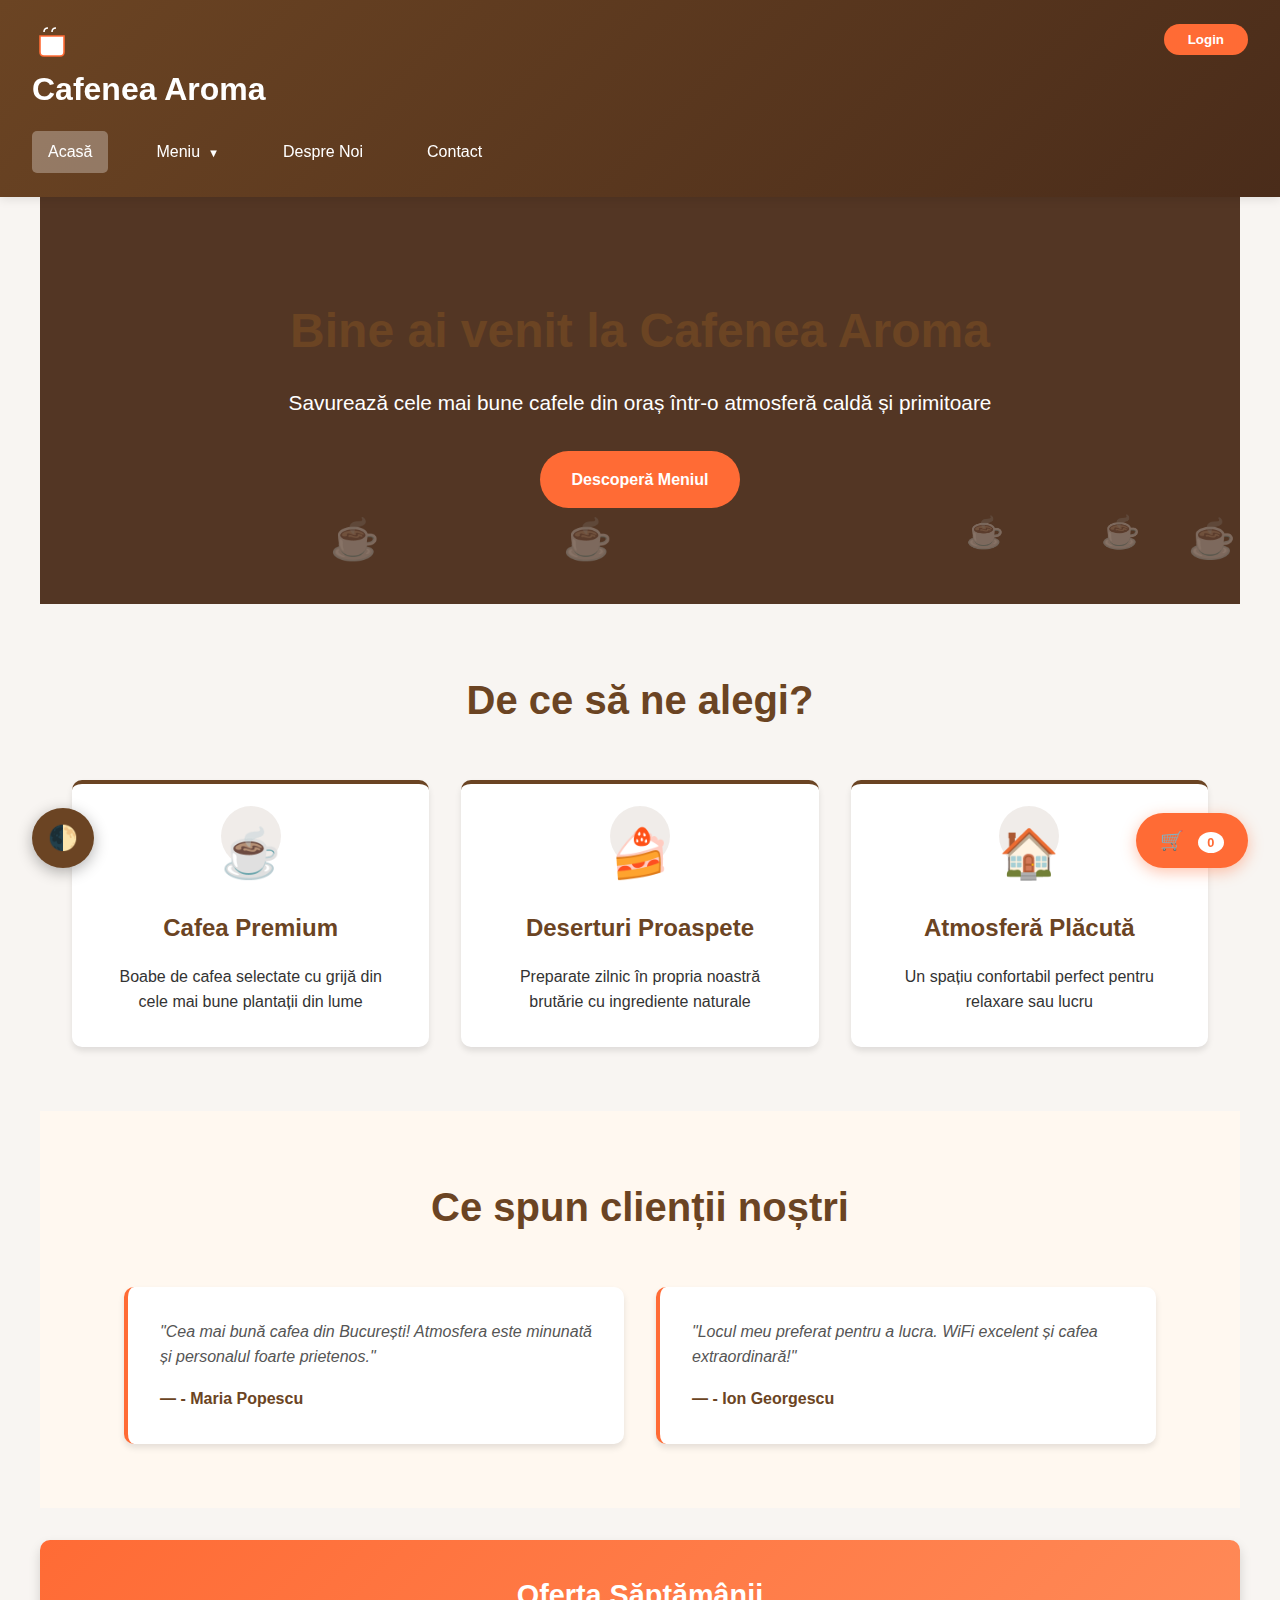
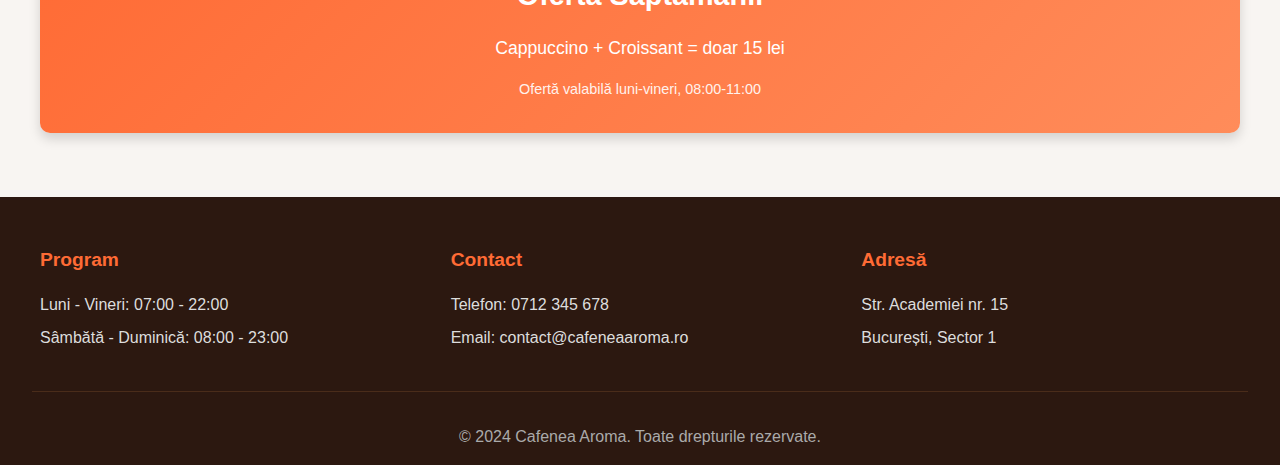
<file: index.html>
<!DOCTYPE html>
<html lang="ro">
<head>
    <meta charset="UTF-8">
    <meta name="viewport" content="width=device-width, initial-scale=1.0">
    <title>Cafenea Aroma - Acasă</title>
    <link rel="stylesheet" href="styles.css">
    <link rel="stylesheet" href="styles-extra.css">
</head>
<body>
    <header>
        <div class="logo">
            <h1>Cafenea Aroma</h1>
        </div>
        <nav>
            <ul class="menu">
                <li><a href="index.html" class="active">Acasă</a></li>
                <li class="dropdown">
                    <input type="checkbox" id="menu-toggle">
                    <label for="menu-toggle" class="dropdown-label">Meniu</label>
                    <ul class="dropdown-content">
                        <li><a href="meniu.html#cafea">Cafea</a></li>
                        <li><a href="meniu.html#deserturi">Deserturi</a></li>
                        <li><a href="meniu.html#bauturi">Băuturi Reci</a></li>
                    </ul>
                </li>
                <li><a href="despre.html">Despre Noi</a></li>
                <li><a href="contact.html">Contact</a></li>
            </ul>
        </nav>
    </header>

    <main>
        <section class="hero">
            <div class="hero-content">
                <h2>Bine ai venit la Cafenea Aroma</h2>
                <p>Savurează cele mai bune cafele din oraș într-o atmosferă caldă și primitoare</p>
                <a href="meniu.html" class="cta-button">Descoperă Meniul</a>
            </div>
        </section>

        <section class="features">
            <h2>De ce să ne alegi?</h2>
            <div class="features-grid">
                <article class="feature-card">
                    <div class="feature-icon">☕</div>
                    <h3>Cafea Premium</h3>
                    <p>Boabe de cafea selectate cu grijă din cele mai bune plantații din lume</p>
                </article>
                <article class="feature-card">
                    <div class="feature-icon">🍰</div>
                    <h3>Deserturi Proaspete</h3>
                    <p>Preparate zilnic în propria noastră brutărie cu ingrediente naturale</p>
                </article>
                <article class="feature-card">
                    <div class="feature-icon">🏠</div>
                    <h3>Atmosferă Plăcută</h3>
                    <p>Un spațiu confortabil perfect pentru relaxare sau lucru</p>
                </article>
            </div>
        </section>

        <section class="testimonials">
            <h2>Ce spun clienții noștri</h2>
            <div class="testimonials-container">
                <article class="testimonial">
                    <p class="testimonial-text">"Cea mai bună cafea din București! Atmosfera este minunată și personalul foarte prietenos."</p>
                    <p class="testimonial-author">- Maria Popescu</p>
                </article>
                <article class="testimonial">
                    <p class="testimonial-text">"Locul meu preferat pentru a lucra. WiFi excelent și cafea extraordinară!"</p>
                    <p class="testimonial-author">- Ion Georgescu</p>
                </article>
            </div>
        </section>

        <aside class="promo">
            <h3>Oferta Săptămânii</h3>
            <p>Cappuccino + Croissant = doar 15 lei</p>
            <p class="promo-details">Ofertă valabilă luni-vineri, 08:00-11:00</p>
        </aside>
    </main>

    <footer>
        <div class="footer-content">
            <div class="footer-section">
                <h4>Program</h4>
                <p>Luni - Vineri: 07:00 - 22:00</p>
                <p>Sâmbătă - Duminică: 08:00 - 23:00</p>
            </div>
            <div class="footer-section">
                <h4>Contact</h4>
                <p>Telefon: 0712 345 678</p>
                <p>Email: contact@cafeneaaroma.ro</p>
            </div>
            <div class="footer-section">
                <h4>Adresă</h4>
                <p>Str. Academiei nr. 15</p>
                <p>București, Sector 1</p>
            </div>
        </div>
        <div class="footer-bottom">
            <p>&copy; 2024 Cafenea Aroma. Toate drepturile rezervate.</p>
        </div>
    </footer>
    <script src="script.js"></script>
</body>
</html>
</file>
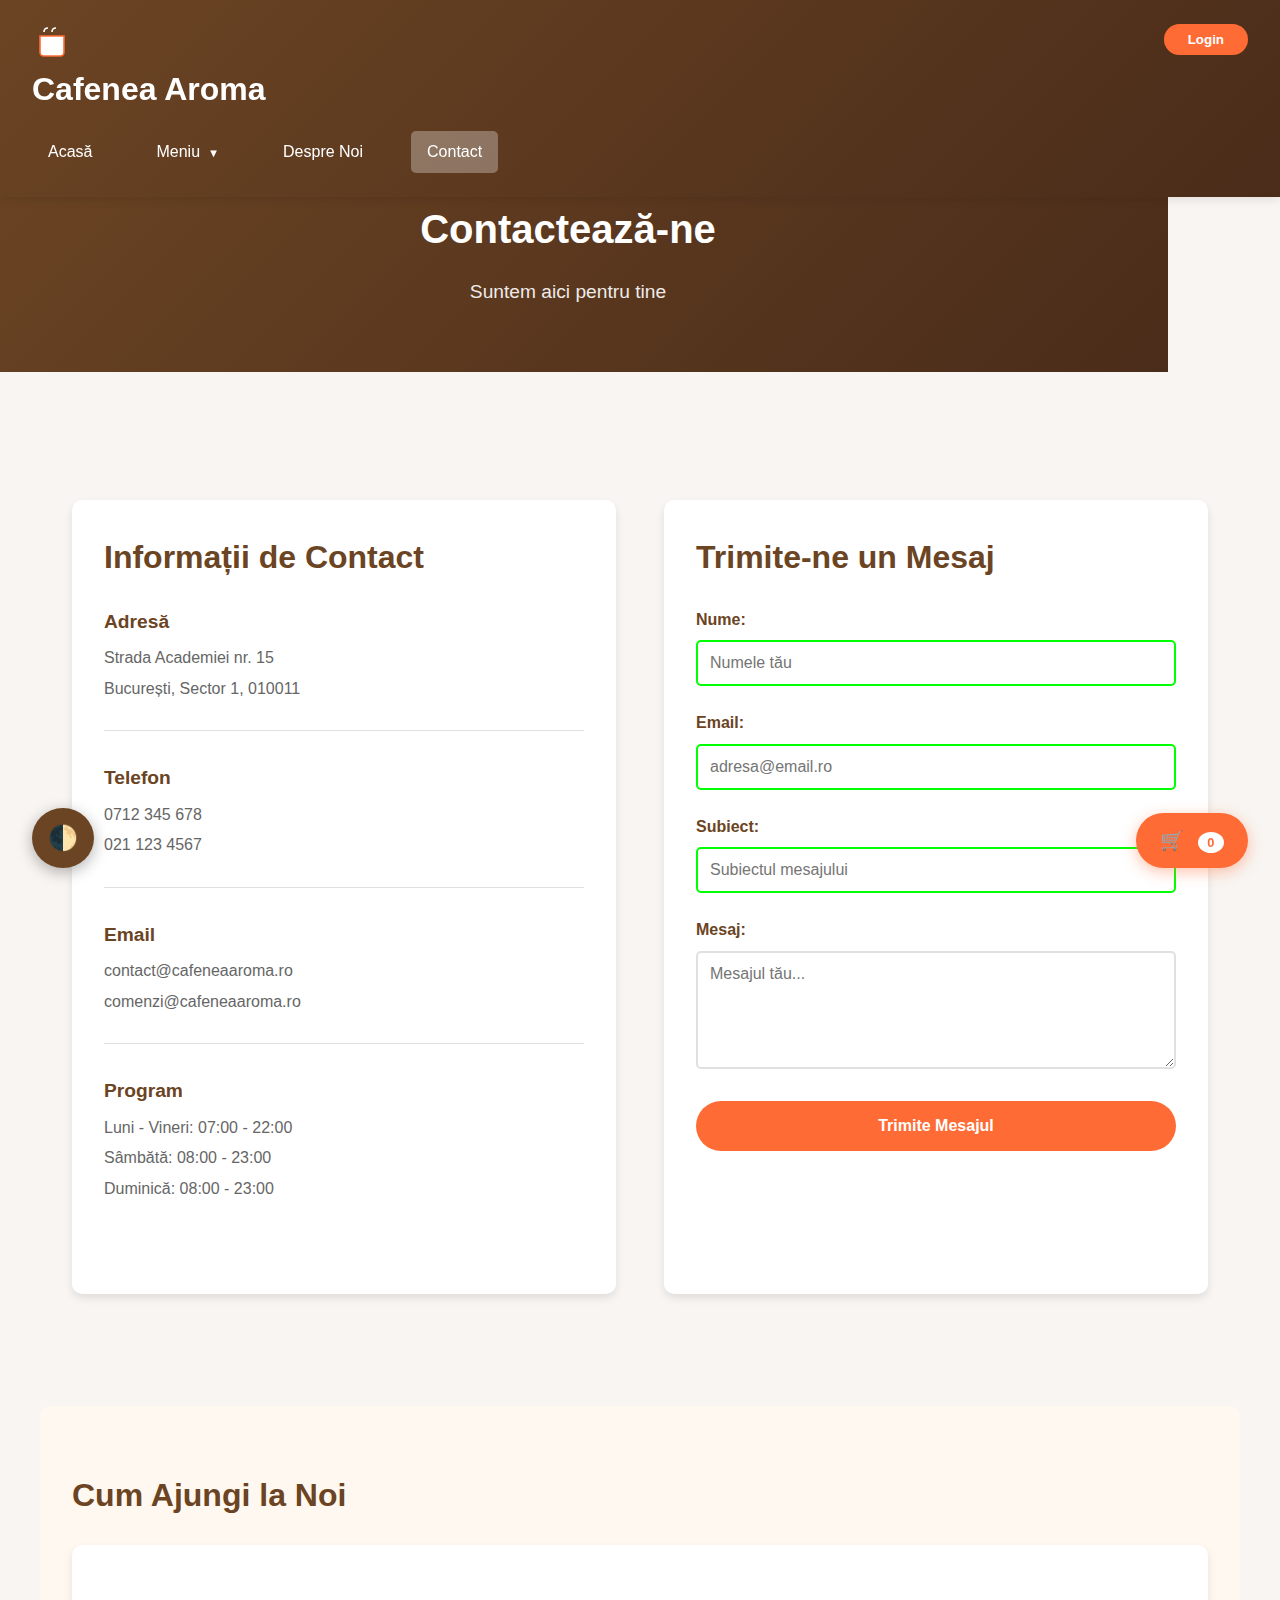
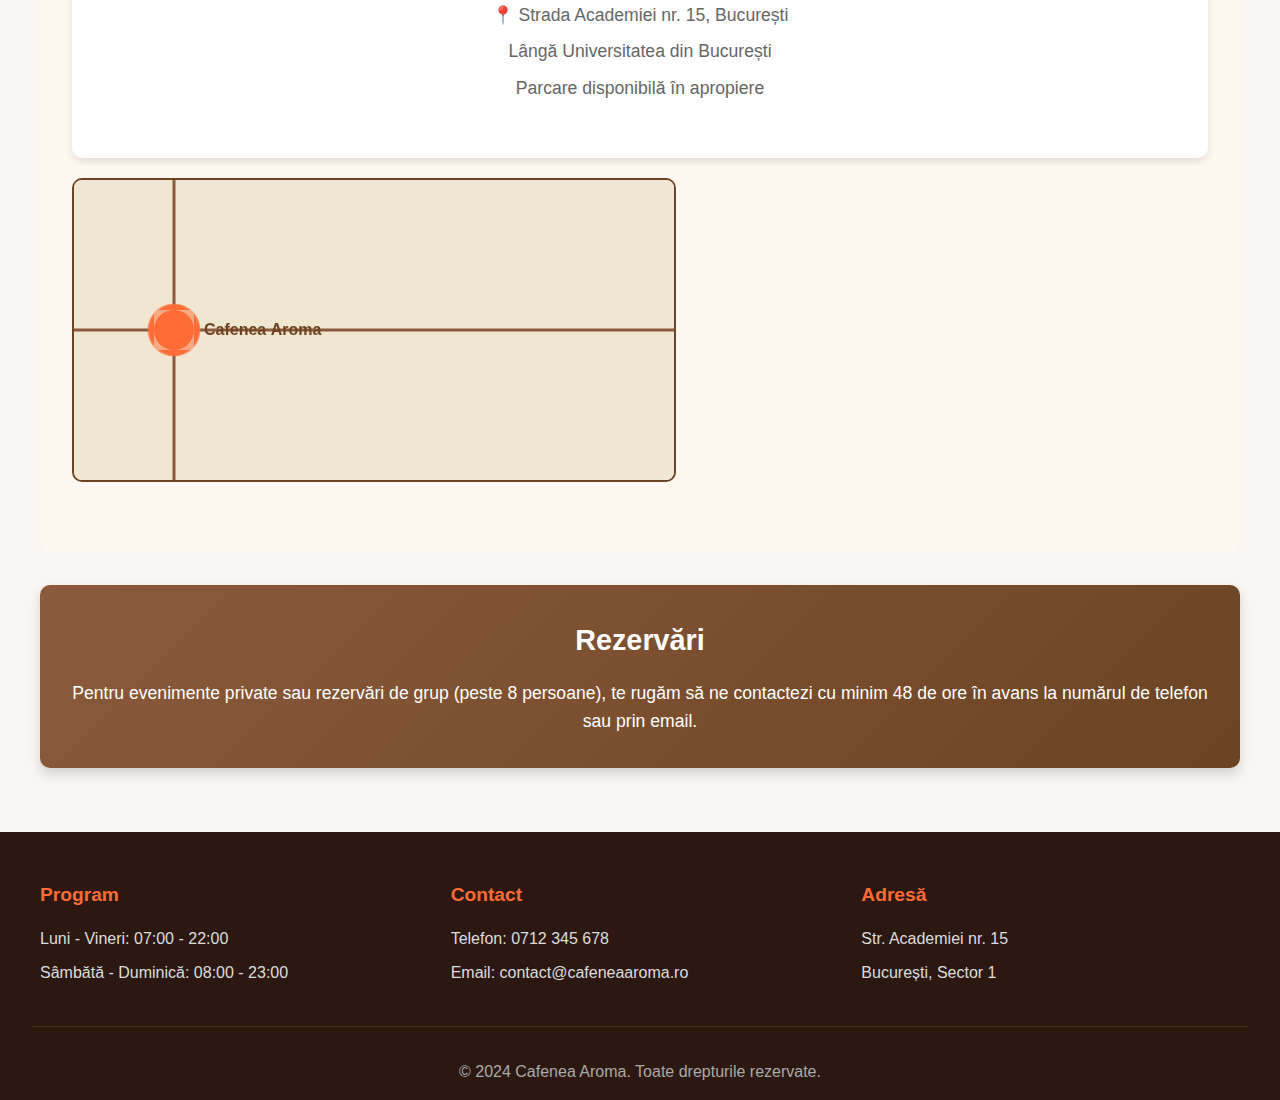
<file: contact.html>
<!DOCTYPE html>
<html lang="ro">
<head>
    <meta charset="UTF-8">
    <meta name="viewport" content="width=device-width, initial-scale=1.0">
    <title>Contact - Cafenea Aroma</title>
    <link rel="stylesheet" href="styles.css">
    <link rel="stylesheet" href="styles-extra.css">
</head>
<body>
    <header>
        <div class="logo">
            <h1>Cafenea Aroma</h1>
        </div>
        <nav>
            <ul class="menu">
                <li><a href="index.html">Acasă</a></li>
                <li class="dropdown">
                    <input type="checkbox" id="menu-toggle">
                    <label for="menu-toggle" class="dropdown-label">Meniu</label>
                    <ul class="dropdown-content">
                        <li><a href="meniu.html#cafea">Cafea</a></li>
                        <li><a href="meniu.html#deserturi">Deserturi</a></li>
                        <li><a href="meniu.html#bauturi">Băuturi Reci</a></li>
                    </ul>
                </li>
                <li><a href="despre.html">Despre Noi</a></li>
                <li><a href="contact.html" class="active">Contact</a></li>
            </ul>
        </nav>
    </header>

    <main class="contact-page">
        <section class="page-header">
            <h2>Contactează-ne</h2>
            <p>Suntem aici pentru tine</p>
        </section>

        <section class="contact-content">
            <div class="contact-columns">
                <article class="contact-info">
                    <h3>Informații de Contact</h3>
                    
                    <div class="info-item">
                        <h4>Adresă</h4>
                        <p>Strada Academiei nr. 15</p>
                        <p>București, Sector 1, 010011</p>
                    </div>
                    
                    <div class="info-item">
                        <h4>Telefon</h4>
                        <p>0712 345 678</p>
                        <p>021 123 4567</p>
                    </div>
                    
                    <div class="info-item">
                        <h4>Email</h4>
                        <p>contact@cafeneaaroma.ro</p>
                        <p>comenzi@cafeneaaroma.ro</p>
                    </div>
                    
                    <div class="info-item">
                        <h4>Program</h4>
                        <p>Luni - Vineri: 07:00 - 22:00</p>
                        <p>Sâmbătă: 08:00 - 23:00</p>
                        <p>Duminică: 08:00 - 23:00</p>
                    </div>
                </article>

                <article class="contact-form-container">
                    <h3>Trimite-ne un Mesaj</h3>
                    <div class="form-wrapper">
                        <div class="form-group">
                            <label for="nume">Nume:</label>
                            <input type="text" id="nume" name="nume" placeholder="Numele tău">
                        </div>
                        
                        <div class="form-group">
                            <label for="email">Email:</label>
                            <input type="email" id="email" name="email" placeholder="adresa@email.ro">
                        </div>
                        
                        <div class="form-group">
                            <label for="subiect">Subiect:</label>
                            <input type="text" id="subiect" name="subiect" placeholder="Subiectul mesajului">
                        </div>
                        
                        <div class="form-group">
                            <label for="mesaj">Mesaj:</label>
                            <textarea id="mesaj" name="mesaj" rows="5" placeholder="Mesajul tău..."></textarea>
                        </div>
                        
                        <button type="button" class="submit-button">Trimite Mesajul</button>
                    </div>
                </article>
            </div>
        </section>

        <section class="map-section">
            <h3>Cum Ajungi la Noi</h3>
            <div class="map-placeholder">
                <p>📍 Strada Academiei nr. 15, București</p>
                <p>Lângă Universitatea din București</p>
                <p>Parcare disponibilă în apropiere</p>
            </div>
        </section>

        <aside class="contact-note">
            <h4>Rezervări</h4>
            <p>Pentru evenimente private sau rezervări de grup (peste 8 persoane), te rugăm să ne contactezi cu minim 48 de ore în avans la numărul de telefon sau prin email.</p>
        </aside>
    </main>

    <footer>
        <div class="footer-content">
            <div class="footer-section">
                <h4>Program</h4>
                <p>Luni - Vineri: 07:00 - 22:00</p>
                <p>Sâmbătă - Duminică: 08:00 - 23:00</p>
            </div>
            <div class="footer-section">
                <h4>Contact</h4>
                <p>Telefon: 0712 345 678</p>
                <p>Email: contact@cafeneaaroma.ro</p>
            </div>
            <div class="footer-section">
                <h4>Adresă</h4>
                <p>Str. Academiei nr. 15</p>
                <p>București, Sector 1</p>
            </div>
        </div>
        <div class="footer-bottom">
            <p>&copy; 2024 Cafenea Aroma. Toate drepturile rezervate.</p>
        </div>
    </footer>
    <script src="script.js"></script>
</body>
</html>
</file>
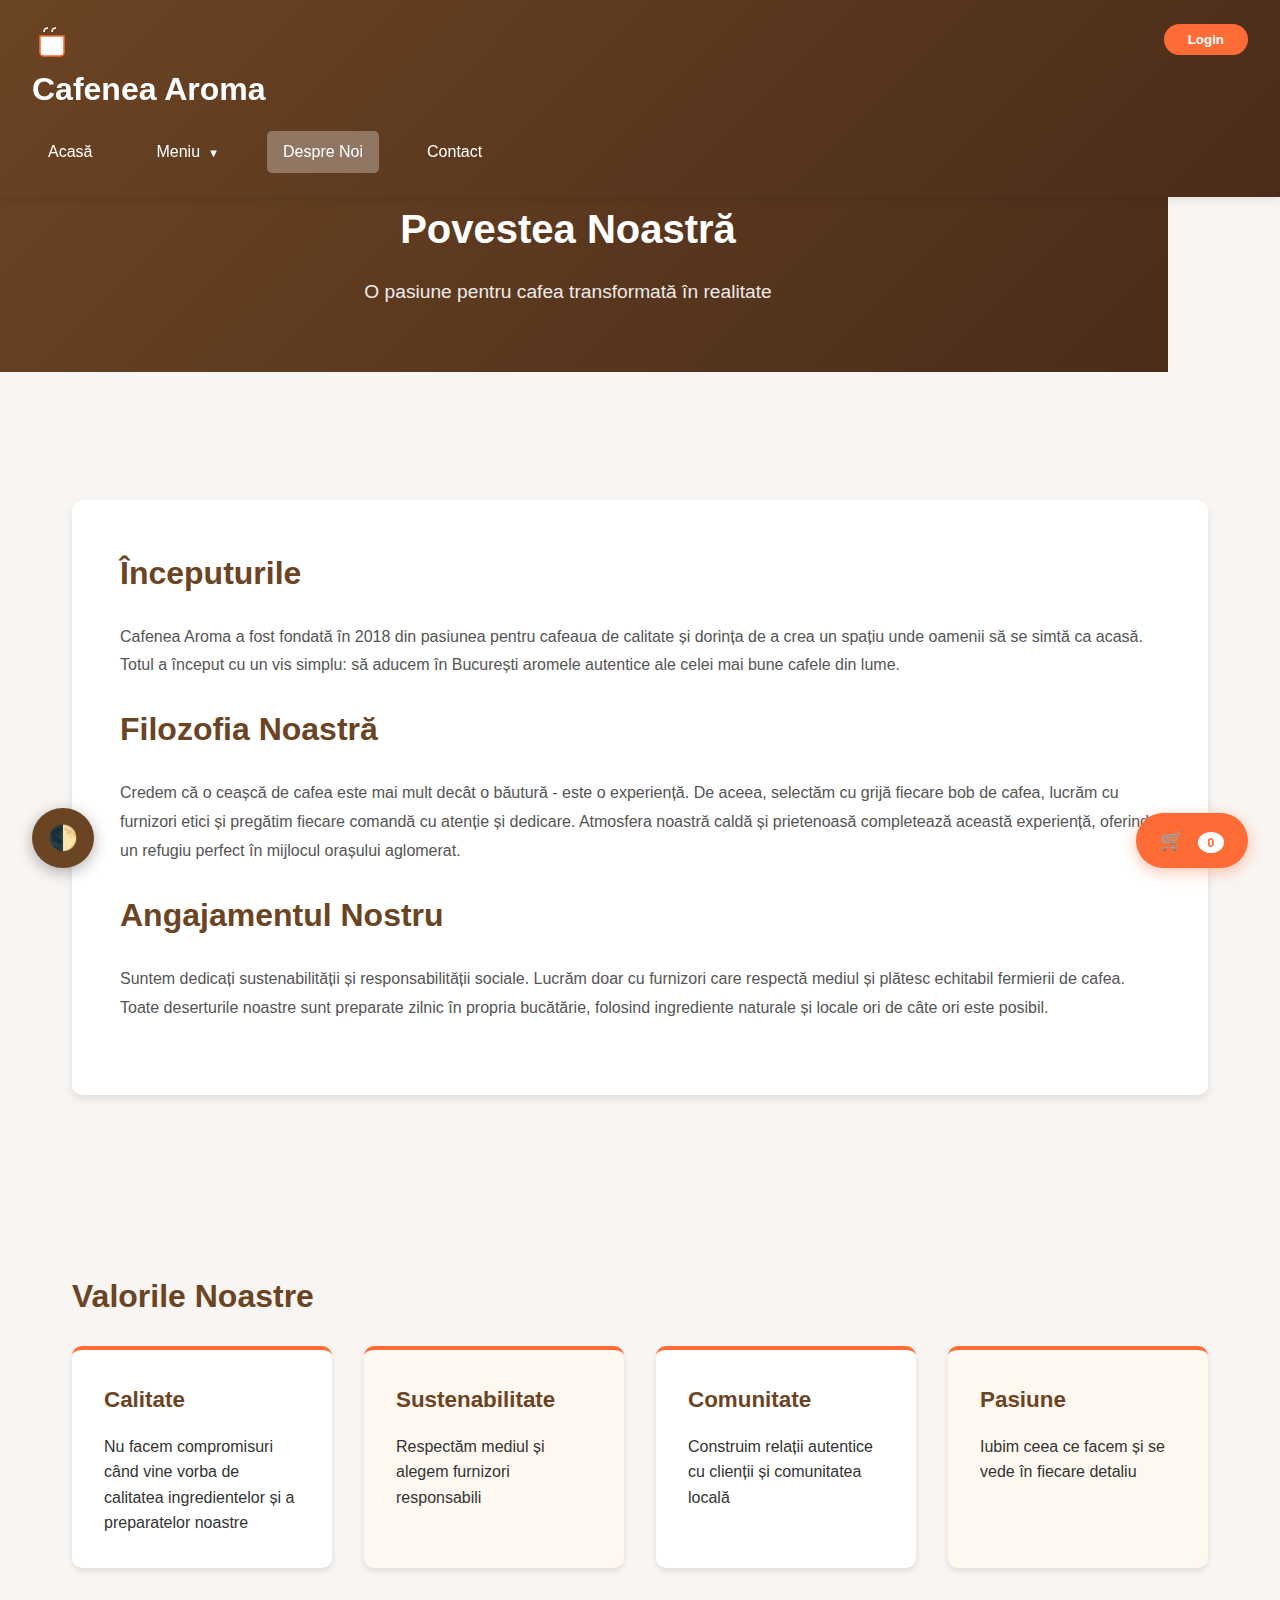
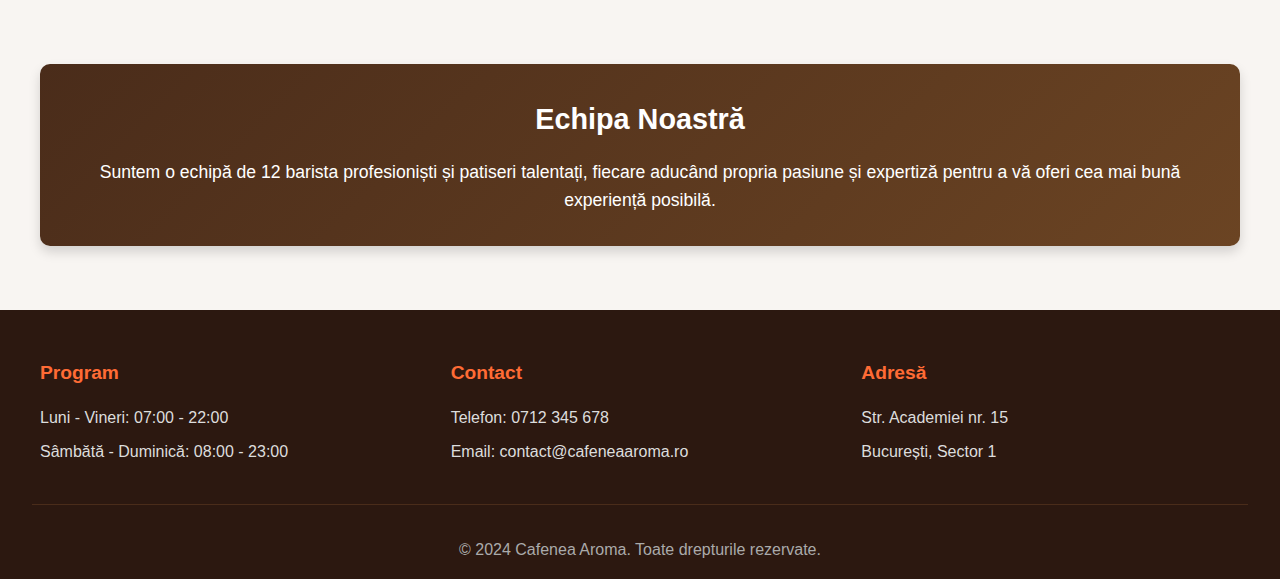
<file: despre.html>
<!DOCTYPE html>
<html lang="ro">
<head>
    <meta charset="UTF-8">
    <meta name="viewport" content="width=device-width, initial-scale=1.0">
    <title>Despre Noi - Cafenea Aroma</title>
    <link rel="stylesheet" href="styles.css">
    <link rel="stylesheet" href="styles-extra.css">
</head>
<body>
    <header>
        <div class="logo">
            <h1>Cafenea Aroma</h1>
        </div>
        <nav>
            <ul class="menu">
                <li><a href="index.html">Acasă</a></li>
                <li class="dropdown">
                    <input type="checkbox" id="menu-toggle">
                    <label for="menu-toggle" class="dropdown-label">Meniu</label>
                    <ul class="dropdown-content">
                        <li><a href="meniu.html#cafea">Cafea</a></li>
                        <li><a href="meniu.html#deserturi">Deserturi</a></li>
                        <li><a href="meniu.html#bauturi">Băuturi Reci</a></li>
                    </ul>
                </li>
                <li><a href="despre.html" class="active">Despre Noi</a></li>
                <li><a href="contact.html">Contact</a></li>
            </ul>
        </nav>
    </header>

    <main class="despre-page">
        <section class="page-header">
            <h2>Povestea Noastră</h2>
            <p>O pasiune pentru cafea transformată în realitate</p>
        </section>

        <section class="story">
            <article class="story-content">
                <h3>Începuturile</h3>
                <p>Cafenea Aroma a fost fondată în 2018 din pasiunea pentru cafeaua de calitate și dorința de a crea un spațiu unde oamenii să se simtă ca acasă. Totul a început cu un vis simplu: să aducem în București aromele autentice ale celei mai bune cafele din lume.</p>
                
                <h3>Filozofia Noastră</h3>
                <p>Credem că o ceașcă de cafea este mai mult decât o băutură - este o experiență. De aceea, selectăm cu grijă fiecare bob de cafea, lucrăm cu furnizori etici și pregătim fiecare comandă cu atenție și dedicare. Atmosfera noastră caldă și prietenoasă completează această experiență, oferind un refugiu perfect în mijlocul orașului aglomerat.</p>
                
                <h3>Angajamentul Nostru</h3>
                <p>Suntem dedicați sustenabilității și responsabilității sociale. Lucrăm doar cu furnizori care respectă mediul și plătesc echitabil fermierii de cafea. Toate deserturile noastre sunt preparate zilnic în propria bucătărie, folosind ingrediente naturale și locale ori de câte ori este posibil.</p>
            </article>
        </section>

        <section class="values">
            <h3>Valorile Noastre</h3>
            <div class="values-grid">
                <article class="value-card">
                    <h4>Calitate</h4>
                    <p>Nu facem compromisuri când vine vorba de calitatea ingredientelor și a preparatelor noastre</p>
                </article>
                <article class="value-card">
                    <h4>Sustenabilitate</h4>
                    <p>Respectăm mediul și alegem furnizori responsabili</p>
                </article>
                <article class="value-card">
                    <h4>Comunitate</h4>
                    <p>Construim relații autentice cu clienții și comunitatea locală</p>
                </article>
                <article class="value-card">
                    <h4>Pasiune</h4>
                    <p>Iubim ceea ce facem și se vede în fiecare detaliu</p>
                </article>
            </div>
        </section>

        <aside class="team-note">
            <h4>Echipa Noastră</h4>
            <p>Suntem o echipă de 12 barista profesioniști și patiseri talentați, fiecare aducând propria pasiune și expertiză pentru a vă oferi cea mai bună experiență posibilă.</p>
        </aside>
    </main>

    <footer>
        <div class="footer-content">
            <div class="footer-section">
                <h4>Program</h4>
                <p>Luni - Vineri: 07:00 - 22:00</p>
                <p>Sâmbătă - Duminică: 08:00 - 23:00</p>
            </div>
            <div class="footer-section">
                <h4>Contact</h4>
                <p>Telefon: 0712 345 678</p>
                <p>Email: contact@cafeneaaroma.ro</p>
            </div>
            <div class="footer-section">
                <h4>Adresă</h4>
                <p>Str. Academiei nr. 15</p>
                <p>București, Sector 1</p>
            </div>
        </div>
        <div class="footer-bottom">
            <p>&copy; 2024 Cafenea Aroma. Toate drepturile rezervate.</p>
        </div>
    </footer>
    <script src="script.js"></script>
</body>
</html>
</file>
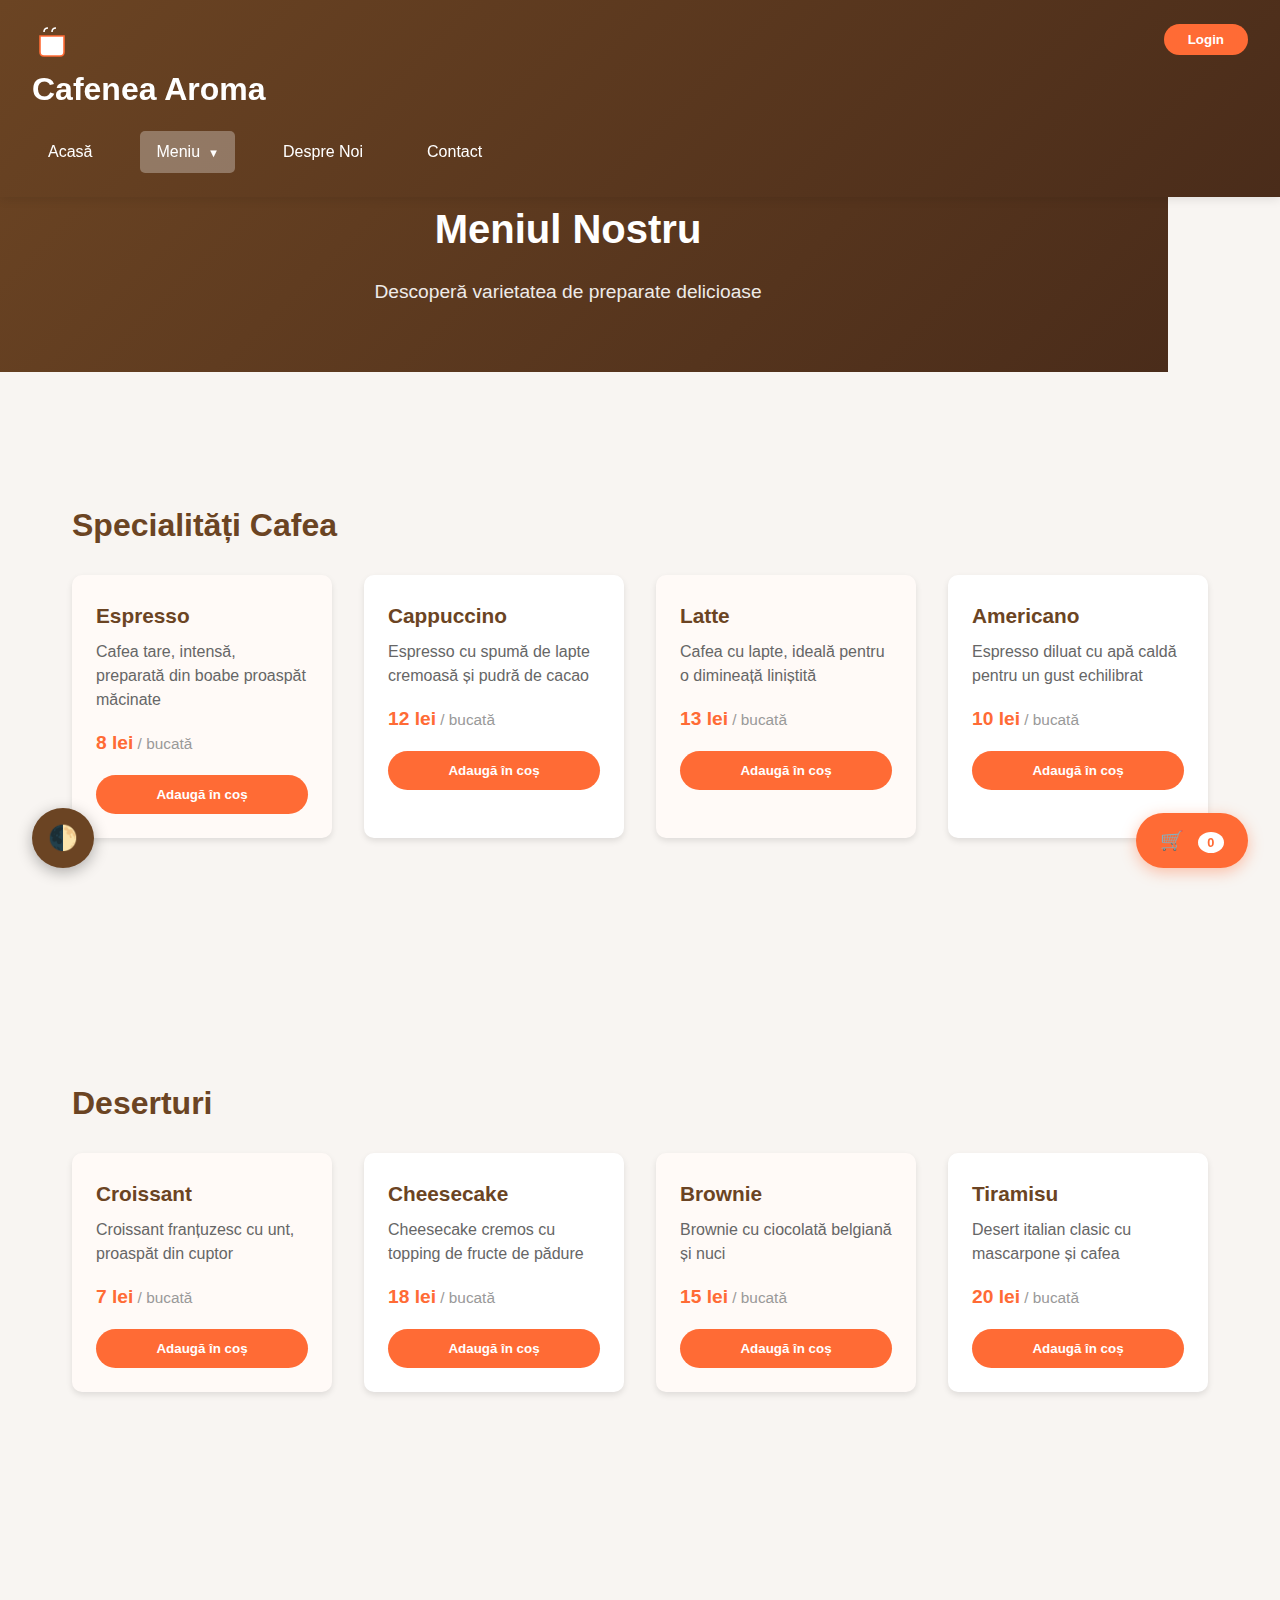
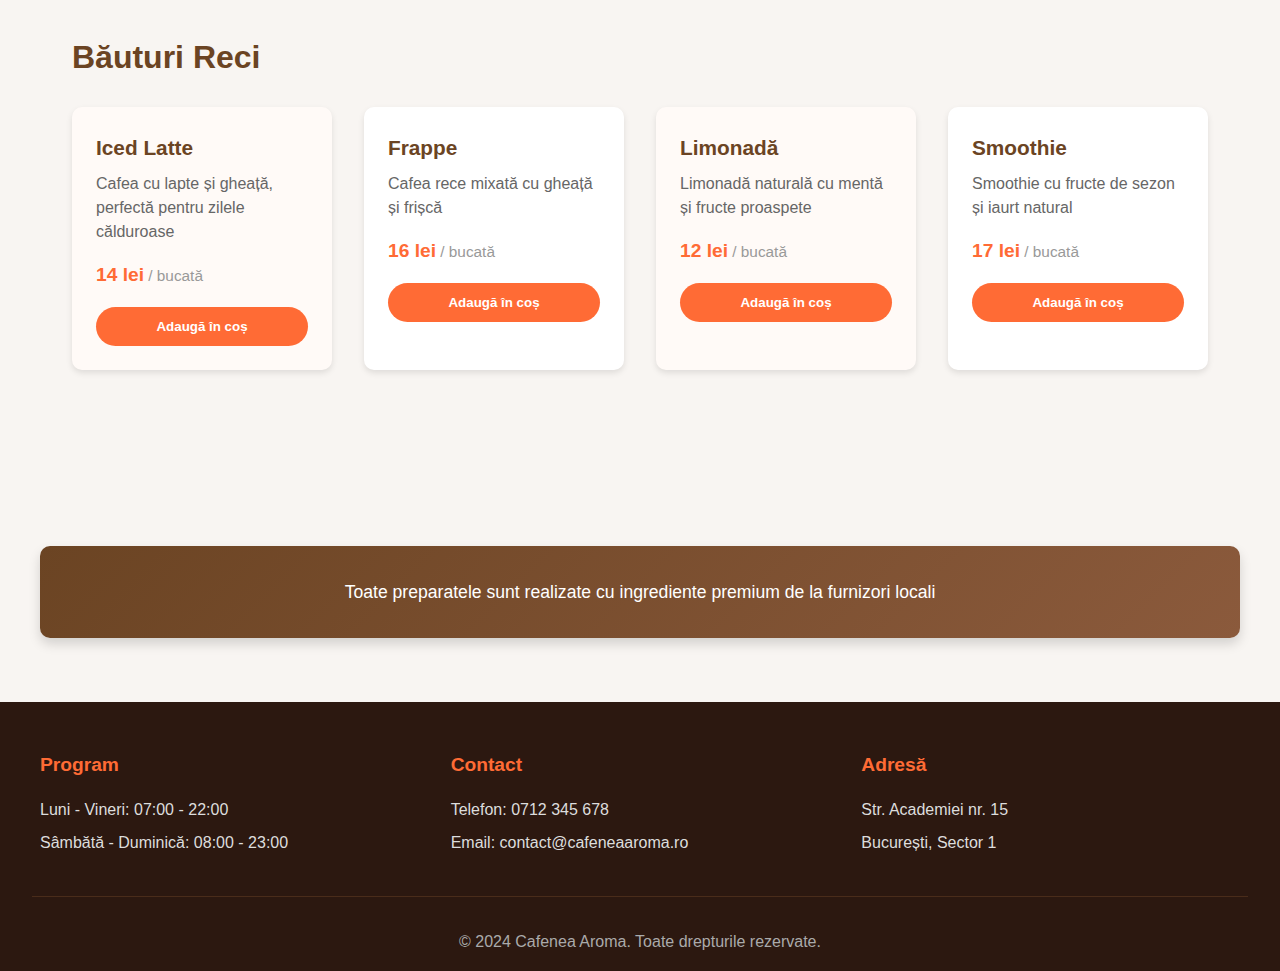
<file: meniu.html>
<!DOCTYPE html>
<html lang="ro">
<head>
    <meta charset="UTF-8">
    <meta name="viewport" content="width=device-width, initial-scale=1.0">
    <title>Meniu - Cafenea Aroma</title>
    <link rel="stylesheet" href="styles.css">
    <link rel="stylesheet" href="styles-extra.css">
</head>
<body>
    <header>
        <div class="logo">
            <h1>Cafenea Aroma</h1>
        </div>
        <nav>
            <ul class="menu">
                <li><a href="index.html">Acasă</a></li>
                <li class="dropdown">
                    <input type="checkbox" id="menu-toggle">
                    <label for="menu-toggle" class="dropdown-label active">Meniu</label>
                    <ul class="dropdown-content">
                        <li><a href="#cafea">Cafea</a></li>
                        <li><a href="#deserturi">Deserturi</a></li>
                        <li><a href="#bauturi">Băuturi Reci</a></li>
                    </ul>
                </li>
                <li><a href="despre.html">Despre Noi</a></li>
                <li><a href="contact.html">Contact</a></li>
            </ul>
        </nav>
    </header>

    <main class="meniu-page">
        <section class="page-header">
            <h2>Meniul Nostru</h2>
            <p>Descoperă varietatea de preparate delicioase</p>
        </section>

        <section id="cafea" class="menu-section">
            <h3>Specialități Cafea</h3>
            <div class="menu-grid">
                <article class="menu-item">
                    <h4>Espresso</h4>
                    <p class="description">Cafea tare, intensă, preparată din boabe proaspăt măcinate</p>
                    <p class="price">8 lei</p>
                </article>
                <article class="menu-item">
                    <h4>Cappuccino</h4>
                    <p class="description">Espresso cu spumă de lapte cremoasă și pudră de cacao</p>
                    <p class="price">12 lei</p>
                </article>
                <article class="menu-item">
                    <h4>Latte</h4>
                    <p class="description">Cafea cu lapte, ideală pentru o dimineață liniștită</p>
                    <p class="price">13 lei</p>
                </article>
                <article class="menu-item">
                    <h4>Americano</h4>
                    <p class="description">Espresso diluat cu apă caldă pentru un gust echilibrat</p>
                    <p class="price">10 lei</p>
                </article>
            </div>
        </section>

        <section id="deserturi" class="menu-section">
            <h3>Deserturi</h3>
            <div class="menu-grid">
                <article class="menu-item">
                    <h4>Croissant</h4>
                    <p class="description">Croissant franțuzesc cu unt, proaspăt din cuptor</p>
                    <p class="price">7 lei</p>
                </article>
                <article class="menu-item">
                    <h4>Cheesecake</h4>
                    <p class="description">Cheesecake cremos cu topping de fructe de pădure</p>
                    <p class="price">18 lei</p>
                </article>
                <article class="menu-item">
                    <h4>Brownie</h4>
                    <p class="description">Brownie cu ciocolată belgiană și nuci</p>
                    <p class="price">15 lei</p>
                </article>
                <article class="menu-item">
                    <h4>Tiramisu</h4>
                    <p class="description">Desert italian clasic cu mascarpone și cafea</p>
                    <p class="price">20 lei</p>
                </article>
            </div>
        </section>

        <section id="bauturi" class="menu-section">
            <h3>Băuturi Reci</h3>
            <div class="menu-grid">
                <article class="menu-item">
                    <h4>Iced Latte</h4>
                    <p class="description">Cafea cu lapte și gheață, perfectă pentru zilele călduroase</p>
                    <p class="price">14 lei</p>
                </article>
                <article class="menu-item">
                    <h4>Frappe</h4>
                    <p class="description">Cafea rece mixată cu gheață și frișcă</p>
                    <p class="price">16 lei</p>
                </article>
                <article class="menu-item">
                    <h4>Limonadă</h4>
                    <p class="description">Limonadă naturală cu mentă și fructe proaspete</p>
                    <p class="price">12 lei</p>
                </article>
                <article class="menu-item">
                    <h4>Smoothie</h4>
                    <p class="description">Smoothie cu fructe de sezon și iaurt natural</p>
                    <p class="price">17 lei</p>
                </article>
            </div>
        </section>

        <aside class="menu-note">
            <p>Toate preparatele sunt realizate cu ingrediente premium de la furnizori locali</p>
        </aside>
    </main>

    <footer>
        <div class="footer-content">
            <div class="footer-section">
                <h4>Program</h4>
                <p>Luni - Vineri: 07:00 - 22:00</p>
                <p>Sâmbătă - Duminică: 08:00 - 23:00</p>
            </div>
            <div class="footer-section">
                <h4>Contact</h4>
                <p>Telefon: 0712 345 678</p>
                <p>Email: contact@cafeneaaroma.ro</p>
            </div>
            <div class="footer-section">
                <h4>Adresă</h4>
                <p>Str. Academiei nr. 15</p>
                <p>București, Sector 1</p>
            </div>
        </div>
        <div class="footer-bottom">
            <p>&copy; 2024 Cafenea Aroma. Toate drepturile rezervate.</p>
        </div>
    </footer>
    <script src="script.js"></script>
</body>
</html>
</file>
<file: styles.css>
* {
    margin: 0;
    padding: 0;
    box-sizing: border-box;
}

body {
    font-family: 'Segoe UI', Tahoma, Geneva, Verdana, sans-serif;
    line-height: 1.6;
    color: #333;
    background-color: #f8f5f2;
}

header {
    background: linear-gradient(135deg, #6b4423 0%, #4a2c1a 100%);
    color: white;
    padding: 1.5rem 2rem;
    box-shadow: 0 2px 10px rgba(0, 0, 0, 0.1);
    position: sticky;
    top: 0;
    z-index: 1000;
}

.logo h1 {
    font-size: 2rem;
    margin-bottom: 1rem;
    animation: fadeIn 1s ease-in;
}

@keyframes fadeIn {
    from {
        opacity: 0;
        transform: translateY(-20px);
    }
    to {
        opacity: 1;
        transform: translateY(0);
    }
}

nav ul.menu {
    list-style: none;
    display: flex;
    gap: 2rem;
    flex-wrap: wrap;
}

nav ul.menu > li {
    position: relative;
}

nav ul.menu a,
nav ul.menu .dropdown-label {
    color: white;
    text-decoration: none;
    font-weight: 500;
    padding: 0.5rem 1rem;
    display: block;
    transition: background-color 0.3s ease, color 0.3s ease, transform 0.2s ease;
    border-radius: 5px;
    cursor: pointer;
}

nav ul.menu a:hover,
nav ul.menu .dropdown-label:hover {
    background-color: rgba(255, 255, 255, 0.2);
    transform: translateY(-2px);
}

nav ul.menu a.active,
nav ul.menu .dropdown-label.active {
    background-color: rgba(255, 255, 255, 0.3);
}


.dropdown {
    position: relative;
}

.dropdown input[type="checkbox"] {
    display: none;
}

.dropdown-content {
    display: none;
    position: absolute;
    top: 100%;
    left: 0;
    background-color: #8b5a3c;
    min-width: 200px;
    box-shadow: 0 8px 16px rgba(0, 0, 0, 0.2);
    border-radius: 5px;
    overflow: hidden;
    margin-top: 0.5rem;
    animation: slideDown 0.3s ease-out;
}

@keyframes slideDown {
    from {
        opacity: 0;
        transform: translateY(-10px);
    }
    to {
        opacity: 1;
        transform: translateY(0);
    }
}

.dropdown input[type="checkbox"]:checked ~ .dropdown-content {
    display: block;
}

.dropdown-content li {
    list-style: none;
}

.dropdown-content a {
    padding: 0.75rem 1rem;
    display: block;
    border-radius: 0;
}

.dropdown-content a:hover {
    background-color: #6b4423;
}


.dropdown-label::after {
    content: " ▼";
    font-size: 0.7em;
    margin-left: 0.3rem;
}

.feature-icon::before {
    content: "";
    display: block;
    width: 60px;
    height: 60px;
    background-color: rgba(107, 68, 35, 0.1);
    border-radius: 50%;
    position: absolute;
    top: -10px;
    left: 50%;
    transform: translateX(-50%);
    z-index: -1;
}


main {
    min-height: calc(100vh - 200px);
}


.hero {
    background: linear-gradient(rgba(0, 0, 0, 0.4), rgba(0, 0, 0, 0.4)),
                url('data:image/svg+xml,<svg xmlns="http://www.w3.org/2000/svg" viewBox="0 0 1200 600"><rect fill="%238b5a3c" width="1200" height="600"/></svg>');
    background-size: cover;
    background-position: center;
    color: white;
    padding: 6rem 2rem;
    text-align: center;
}

.hero-content h2 {
    font-size: 3rem;
    margin-bottom: 1rem;
    animation: slideInLeft 1s ease-out;
}

@keyframes slideInLeft {
    from {
        opacity: 0;
        transform: translateX(-50px);
    }
    to {
        opacity: 1;
        transform: translateX(0);
    }
}

.hero-content p {
    font-size: 1.3rem;
    margin-bottom: 2rem;
    animation: slideInRight 1s ease-out;
}

@keyframes slideInRight {
    from {
        opacity: 0;
        transform: translateX(50px);
    }
    to {
        opacity: 1;
        transform: translateX(0);
    }
}

.cta-button {
    display: inline-block;
    padding: 1rem 2rem;
    background-color: #ff6b35;
    color: white;
    text-decoration: none;
    border-radius: 50px;
    font-weight: bold;
    transition: background-color 0.3s ease, transform 0.3s ease, box-shadow 0.3s ease;
    animation: pulse 2s infinite;
}


@keyframes pulse {
    0%, 100% {
        transform: scale(1);
        box-shadow: 0 0 0 0 rgba(255, 107, 53, 0.7);
    }
    50% {
        transform: scale(1.05);
        box-shadow: 0 0 20px 10px rgba(255, 107, 53, 0);
    }
}

.cta-button:hover {
    background-color: #e85a2a;
    transform: translateY(-3px);
    box-shadow: 0 10px 20px rgba(0, 0, 0, 0.2);
}


section {
    padding: 4rem 2rem;
    max-width: 1200px;
    margin: 0 auto;
}

section h2 {
    text-align: center;
    font-size: 2.5rem;
    color: #6b4423;
    margin-bottom: 3rem;
}

section h3 {
    font-size: 2rem;
    color: #6b4423;
    margin-bottom: 1.5rem;
}

 
.features-grid {
    display: grid;
    grid-template-columns: repeat(auto-fit, minmax(280px, 1fr));
    gap: 2rem;
}

.feature-card {
    background: white;
    padding: 2rem;
    border-radius: 10px;
    box-shadow: 0 4px 6px rgba(0, 0, 0, 0.1);
    text-align: center;
    position: relative;
    transition: transform 0.3s ease, box-shadow 0.3s ease;
}

.feature-card:hover {
    transform: translateY(-10px);
    box-shadow: 0 12px 24px rgba(0, 0, 0, 0.15);
}

.feature-icon {
    font-size: 3rem;
    margin-bottom: 1rem;
    position: relative;
    display: inline-block;
}

.feature-card h3 {
    font-size: 1.5rem;
    margin-bottom: 1rem;
    color: #6b4423;
}

 
.testimonials {
    background-color: #fff8f0;
}

.testimonials-container {
    display: flex;
    gap: 2rem;
    flex-wrap: wrap;
    justify-content: center;
}

.testimonial {
    background: white;
    padding: 2rem;
    border-radius: 10px;
    box-shadow: 0 4px 6px rgba(0, 0, 0, 0.1);
    flex: 1;
    min-width: 300px;
    max-width: 500px;
    border-left: 4px solid #ff6b35;
}

.testimonial-text {
    font-style: italic;
    margin-bottom: 1rem;
    color: #555;
}

.testimonial-author {
    font-weight: bold;
    color: #6b4423;
}

.testimonial-author::before {
    content: "— ";
}


aside {
    background: linear-gradient(135deg, #ff6b35 0%, #ff8c5a 100%);
    color: white;
    padding: 2rem;
    margin: 2rem auto;
    max-width: 1200px;
    border-radius: 10px;
    text-align: center;
    box-shadow: 0 6px 12px rgba(0, 0, 0, 0.15);
}

aside h3,
aside h4 {
    margin-bottom: 1rem;
    font-size: 1.8rem;
}

aside p {
    font-size: 1.1rem;
}

.promo-details {
    font-size: 0.9rem;
    margin-top: 1rem;
    opacity: 0.9;
}


.menu-grid {
    display: grid;
    grid-template-columns: repeat(auto-fill, minmax(250px, 1fr));
    gap: 2rem;
    margin-bottom: 3rem;
}

.menu-item {
    background: white;
    padding: 1.5rem;
    border-radius: 10px;
    box-shadow: 0 3px 6px rgba(0, 0, 0, 0.1);
    transition: transform 0.3s ease-in-out,
                box-shadow 0.4s ease-out,
                background-color 0.5s ease;
}

.menu-item:hover {
    transform: translateY(-5px) scale(1.02);
    box-shadow: 0 10px 20px rgba(0, 0, 0, 0.15);
    background-color: #fffaf5;
}

.menu-item h4 {
    color: #6b4423;
    font-size: 1.3rem;
    margin-bottom: 0.5rem;
}

.menu-item .description {
    color: #666;
    margin-bottom: 1rem;
    line-height: 1.5;
}

.menu-item .price {
    font-size: 1.2rem;
    font-weight: bold;
    color: #ff6b35;
}

.menu-item .price::after {
    content: " / bucată";
    font-size: 0.8em;
    color: #999;
    font-weight: normal;
}

.menu-section {
    margin-bottom: 4rem;
}

.menu-note {
    background: linear-gradient(135deg, #6b4423 0%, #8b5a3c 100%);
    margin-top: 3rem;
}


.story-content {
    background: white;
    padding: 3rem;
    border-radius: 10px;
    box-shadow: 0 4px 8px rgba(0, 0, 0, 0.1);
    margin-bottom: 3rem;
}

.story-content p {
    margin-bottom: 1.5rem;
    line-height: 1.8;
    color: #555;
}

.values-grid {
    display: grid;
    grid-template-columns: repeat(auto-fit, minmax(240px, 1fr));
    gap: 2rem;
}

.value-card {
    background: white;
    padding: 2rem;
    border-radius: 10px;
    box-shadow: 0 3px 6px rgba(0, 0, 0, 0.1);
    border-top: 4px solid #ff6b35;
    transition: transform 0.3s ease, box-shadow 0.3s ease;
}

.value-card:hover {
    transform: translateY(-8px);
    box-shadow: 0 10px 20px rgba(0, 0, 0, 0.15);
}

.value-card h4 {
    color: #6b4423;
    font-size: 1.4rem;
    margin-bottom: 1rem;
}

.team-note {
    background: linear-gradient(135deg, #4a2c1a 0%, #6b4423 100%);
}


.contact-columns {
    display: flex;
    gap: 3rem;
    flex-wrap: wrap;
}

.contact-info,
.contact-form-container {
    flex: 1;
    min-width: 300px;
    background: white;
    padding: 2rem;
    border-radius: 10px;
    box-shadow: 0 4px 8px rgba(0, 0, 0, 0.1);
}

.info-item {
    margin-bottom: 2rem;
    padding-bottom: 1.5rem;
    border-bottom: 1px solid #e0e0e0;
}

.info-item:last-child {
    border-bottom: none;
}

.info-item h4 {
    color: #6b4423;
    margin-bottom: 0.5rem;
    font-size: 1.2rem;
}

.info-item p {
    color: #666;
    margin: 0.3rem 0;
}


.form-group {
    margin-bottom: 1.5rem;
}

.form-group label {
    display: block;
    color: #6b4423;
    font-weight: 600;
    margin-bottom: 0.5rem;
}

.form-group input,
.form-group textarea {
    width: 100%;
    padding: 0.75rem;
    border: 2px solid #e0e0e0;
    border-radius: 5px;
    font-family: inherit;
    font-size: 1rem;
    transition: border-color 0.3s ease, box-shadow 0.3s ease;
}

.form-group input:focus,
.form-group textarea:focus {
    outline: none;
    border-color: #ff6b35;
    box-shadow: 0 0 0 3px rgba(255, 107, 53, 0.1);
}

.submit-button {
    background-color: #ff6b35;
    color: white;
    padding: 1rem 2rem;
    border: none;
    border-radius: 50px;
    font-size: 1rem;
    font-weight: bold;
    cursor: pointer;
    width: 100%;
    transition: background-color 0.3s ease, transform 0.3s ease;
}

.submit-button:hover {
    background-color: #e85a2a;
    transform: translateY(-2px);
}

.map-section {
    background-color: #fff8f0;
    border-radius: 10px;
    margin-top: 3rem;
}

.map-placeholder {
    background: white;
    padding: 3rem;
    border-radius: 10px;
    text-align: center;
    box-shadow: 0 4px 8px rgba(0, 0, 0, 0.1);
}

.map-placeholder p {
    margin: 0.5rem 0;
    font-size: 1.1rem;
    color: #666;
}

.contact-note {
    background: linear-gradient(135deg, #8b5a3c 0%, #6b4423 100%);
}

.page-header {
    background: linear-gradient(135deg, #6b4423 0%, #4a2c1a 100%);
    color: white;
    padding: 4rem 2rem;
    text-align: center;
    margin: -4rem -2rem 4rem -2rem;
}

.page-header h2 {
    color: white;
    margin-bottom: 1rem;
}

.page-header p {
    font-size: 1.2rem;
    opacity: 0.9;
}


footer {
    background-color: #2c1810;
    color: white;
    padding: 3rem 2rem 1rem;
    margin-top: 4rem;
}

.footer-content {
    max-width: 1200px;
    margin: 0 auto;
    display: grid;
    grid-template-columns: repeat(auto-fit, minmax(250px, 1fr));
    gap: 2rem;
    margin-bottom: 2rem;
}

.footer-section h4 {
    color: #ff6b35;
    margin-bottom: 1rem;
    font-size: 1.2rem;
}

.footer-section p {
    margin: 0.5rem 0;
    color: #ddd;
}

.footer-bottom {
    text-align: center;
    padding-top: 2rem;
    border-top: 1px solid #4a2c1a;
    color: #aaa;
}


.features-grid article:nth-of-type(1) {
    border-top: 4px solid #ff6b35;
}

.features-grid article:nth-of-type(2) {
    border-top: 4px solid #6b4423;
}

.features-grid article:nth-of-type(3) {
    border-top: 4px solid #8b5a3c;
}

.menu-grid article:nth-of-type(odd) {
    background-color: #fffaf7;
}

.values-grid article:nth-of-type(even) {
    background-color: #fff8f0;
}


@media (max-width: 768px) {
    header {
        padding: 1rem;
    }

    .logo h1 {
        font-size: 1.5rem;
        margin-bottom: 0.5rem;
    }

    nav ul.menu {
        flex-direction: column;
        gap: 0.5rem;
    }

    .dropdown-content {
        position: static;
        margin-top: 0;
    }

    .hero-content h2 {
        font-size: 2rem;
    }

    .hero-content p {
        font-size: 1rem;
    }

    section {
        padding: 2rem 1rem;
    }

    section h2 {
        font-size: 1.8rem;
    }

    .features-grid,
    .menu-grid,
    .values-grid {
        grid-template-columns: 1fr;
    }

    .testimonials-container {
        flex-direction: column;
    }

    .contact-columns {
        flex-direction: column;
    }

    .footer-content {
        grid-template-columns: 1fr;
        text-align: center;
    }
}

@media (max-width: 480px) {
    .logo h1 {
        font-size: 1.3rem;
    }

    .hero {
        padding: 3rem 1rem;
    }

    .hero-content h2 {
        font-size: 1.5rem;
    }

    .cta-button {
        padding: 0.8rem 1.5rem;
        font-size: 0.9rem;
    }

    section h2 {
        font-size: 1.5rem;
    }

    aside {
        padding: 1.5rem;
    }

    aside h3,
    aside h4 {
        font-size: 1.3rem;
    }
}
</file>
<file: styles-extra.css>
/* ==================== AUTH & SESSION ==================== */
.auth-container {
    position: absolute;
    top: 1.5rem;
    right: 2rem;
    display: flex;
    align-items: center;
    gap: 1rem;
}

.welcome-msg {
    color: white;
    font-size: 0.9rem;
}

.auth-btn {
    background-color: #ff6b35;
    color: white;
    border: none;
    padding: 0.5rem 1.5rem;
    border-radius: 25px;
    cursor: pointer;
    font-weight: bold;
    transition: all 0.3s ease;
}

.auth-btn:hover {
    background-color: #e85a2a;
    transform: translateY(-2px);
}

/* ==================== MODAL ==================== */
.modal {
    position: fixed;
    top: 0;
    left: 0;
    width: 100%;
    height: 100%;
    background-color: rgba(0, 0, 0, 0.7);
    display: flex;
    justify-content: center;
    align-items: center;
    z-index: 10000;
    animation: fadeIn 0.3s ease;
}

.modal-content {
    background: white;
    padding: 2rem;
    border-radius: 15px;
    max-width: 500px;
    width: 90%;
    position: relative;
    box-shadow: 0 10px 40px rgba(0, 0, 0, 0.3);
    animation: slideUp 0.3s ease;
}

@keyframes slideUp {
    from {
        opacity: 0;
        transform: translateY(50px);
    }
    to {
        opacity: 1;
        transform: translateY(0);
    }
}

.close-modal {
    position: absolute;
    top: 1rem;
    right: 1rem;
    font-size: 2rem;
    cursor: pointer;
    color: #999;
    transition: color 0.3s ease;
}

.close-modal:hover {
    color: #333;
}

.error-msg {
    color: #ff0000;
    font-size: 0.9rem;
    margin-top: 1rem;
}

/* ==================== CART ==================== */
.cart-btn {
    position: fixed;
    bottom: 2rem;
    right: 2rem;
    background-color: #ff6b35;
    color: white;
    border: none;
    padding: 1rem 1.5rem;
    border-radius: 50px;
    font-size: 1.2rem;
    cursor: pointer;
    box-shadow: 0 4px 15px rgba(255, 107, 53, 0.4);
    transition: all 0.3s ease;
    z-index: 999;
}

.cart-btn:hover {
    transform: scale(1.1);
    box-shadow: 0 6px 20px rgba(255, 107, 53, 0.6);
}

.cart-count {
    background-color: white;
    color: #ff6b35;
    padding: 0.2rem 0.6rem;
    border-radius: 50%;
    font-size: 0.8rem;
    font-weight: bold;
    margin-left: 0.5rem;
}

.cart-items {
    max-height: 400px;
    overflow-y: auto;
    margin: 1rem 0;
}

.cart-item {
    display: flex;
    justify-content: space-between;
    align-items: center;
    padding: 1rem;
    border-bottom: 1px solid #e0e0e0;
    gap: 1rem;
}

.cart-item button {
    background-color: #ff0000;
    color: white;
    border: none;
    padding: 0.5rem 1rem;
    border-radius: 5px;
    cursor: pointer;
    font-size: 0.8rem;
}

.cart-item button:hover {
    background-color: #cc0000;
}

.cart-total {
    font-size: 1.5rem;
    font-weight: bold;
    color: #6b4423;
    text-align: right;
    margin: 1rem 0;
    padding-top: 1rem;
    border-top: 2px solid #6b4423;
}

/* ==================== BUY BUTTONS ==================== */
.buy-btn {
    background-color: #ff6b35;
    color: white;
    border: none;
    padding: 0.75rem 1.5rem;
    border-radius: 25px;
    cursor: pointer;
    font-weight: bold;
    margin-top: 1rem;
    width: 100%;
    transition: all 0.3s ease;
}

.buy-btn:hover {
    background-color: #e85a2a;
    transform: translateY(-2px);
    box-shadow: 0 4px 10px rgba(0, 0, 0, 0.2);
}

/* ==================== NOTIFICATION ==================== */
.notification {
    position: fixed;
    top: -100px;
    left: 50%;
    transform: translateX(-50%);
    background-color: #4caf50;
    color: white;
    padding: 1rem 2rem;
    border-radius: 10px;
    box-shadow: 0 4px 15px rgba(0, 0, 0, 0.3);
    z-index: 10001;
    transition: top 0.3s ease;
    font-weight: bold;
}

.notification.show {
    top: 2rem;
}

/* ==================== THEME TOGGLE ==================== */
.theme-toggle {
    position: fixed;
    bottom: 2rem;
    left: 2rem;
    background-color: #6b4423;
    color: white;
    border: none;
    padding: 1rem;
    border-radius: 50%;
    font-size: 1.5rem;
    cursor: pointer;
    box-shadow: 0 4px 15px rgba(0, 0, 0, 0.3);
    transition: all 0.3s ease;
    z-index: 999;
}

.theme-toggle:hover {
    transform: rotate(180deg) scale(1.1);
}

/* ==================== DARK THEME ==================== */
.dark-theme {
    background-color: #1a1a1a;
    color: #f0f0f0;
}

.dark-theme header {
    background: linear-gradient(135deg, #2c1810 0%, #1a0f0a 100%);
}

.dark-theme .feature-card,
.dark-theme .menu-item,
.dark-theme .testimonial,
.dark-theme .story-content,
.dark-theme .value-card,
.dark-theme .contact-info,
.dark-theme .contact-form-container,
.dark-theme .map-placeholder {
    background-color: #2a2a2a;
    color: #f0f0f0;
}

.dark-theme .feature-card h3,
.dark-theme .menu-item h4,
.dark-theme .value-card h4,
.dark-theme section h2,
.dark-theme section h3 {
    color: #ff8c5a;
}

.dark-theme .hero {
    background: linear-gradient(rgba(0, 0, 0, 0.7), rgba(0, 0, 0, 0.7)),
                url('data:image/svg+xml,<svg xmlns="http://www.w3.org/2000/svg" viewBox="0 0 1200 600"><rect fill="%232c1810" width="1200" height="600"/></svg>');
}

/* ==================== FLOATING COFFEE ==================== */
.floating-coffee {
    position: absolute;
    animation: float 15s infinite ease-in-out;
    pointer-events: none;
    opacity: 0.3;
}

@keyframes float {
    0% {
        transform: translateY(100vh) rotate(0deg);
    }
    100% {
        transform: translateY(-100px) rotate(360deg);
    }
}

/* ==================== SVG ANIMATIONS ==================== */
.steam {
    animation: steam-rise 2s infinite ease-in-out;
}

@keyframes steam-rise {
    0% {
        opacity: 1;
        transform: translateY(0);
    }
    100% {
        opacity: 0;
        transform: translateY(-10px);
    }
}

/* ==================== FORM VALIDATION STYLES ==================== */
input:invalid {
    border-color: #ff0000 !important;
}

input:valid {
    border-color: #00ff00 !important;
}

/* ==================== RESPONSIVE ==================== */
@media (max-width: 768px) {
    .auth-container {
        position: static;
        margin-top: 1rem;
        justify-content: center;
    }
    
    .cart-btn {
        bottom: 1rem;
        right: 1rem;
        padding: 0.8rem 1.2rem;
    }
    
    .theme-toggle {
        bottom: 1rem;
        left: 1rem;
        padding: 0.8rem;
    }
}
</file>
